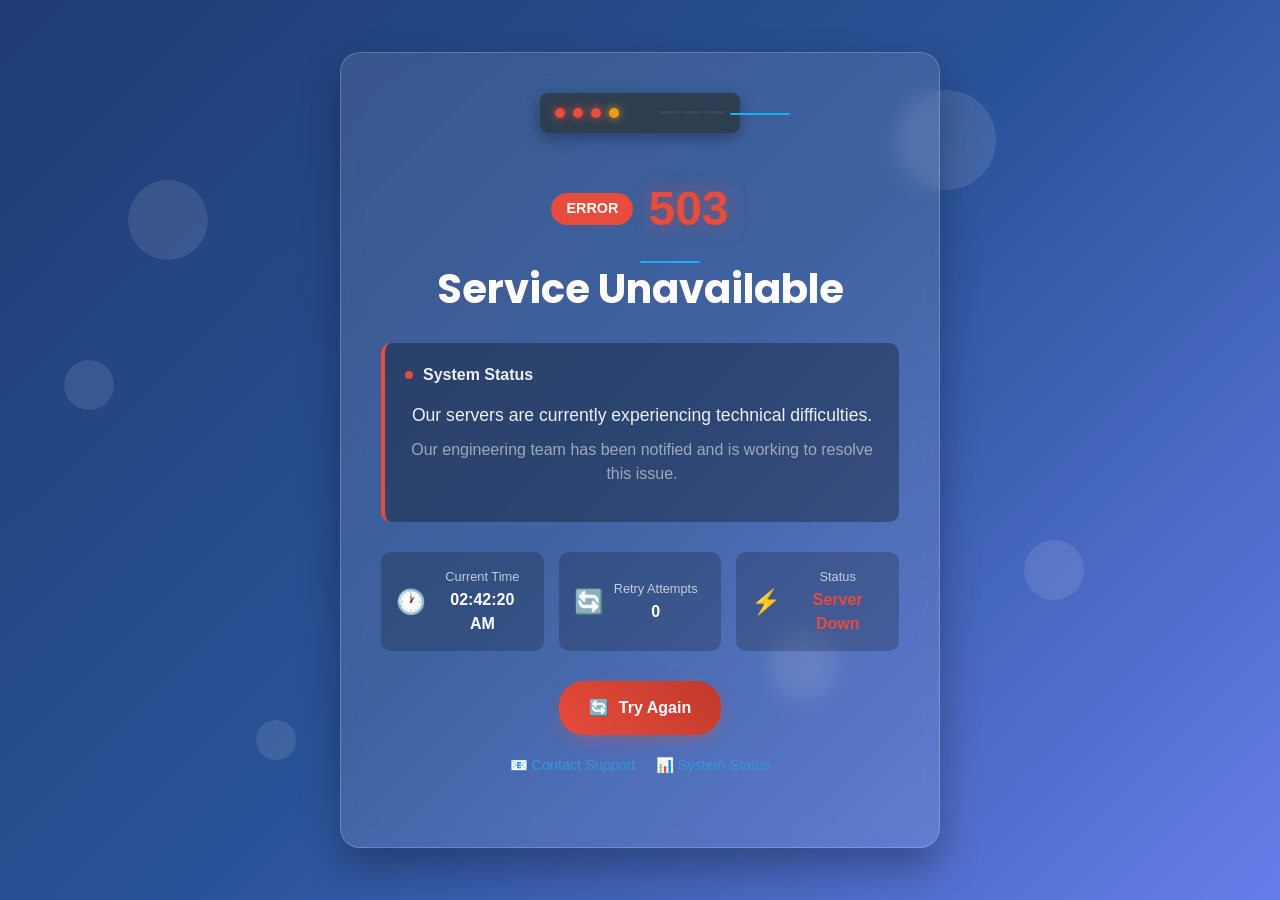
<file: index.html>
<!doctype html><html lang="en"><head><meta charset="utf-8"/><link rel="shortcut icon" href="favicon.ico"/><meta name="viewport" content="width=device-width,initial-scale=1"/><meta name="theme-color" content="#000000"/><meta name="Real Estate Investment For Everyone" content="OXYBRICKS.WORLD"/><link rel="apple-touch-icon" href="favicon.ico"/><title>OXYBRICKS.WORLD</title><link rel="stylesheet" href="https://fonts.googleapis.com/css2?family=Poppins:ital,wght@0,500;0,600;0,700;1,400&display=swap"><link rel="stylesheet" href="https://cdnjs.cloudflare.com/ajax/libs/font-awesome/6.0.0/css/all.min.css"/><script async src="https://www.googletagmanager.com/gtag/js?id=G-WPHZ0SZDFK"></script><script>window.dataLayer = window.dataLayer || [];
  function gtag(){dataLayer.push(arguments);}
  gtag('js', new Date());

  gtag('config', 'G-WPHZ0SZDFK');</script><link rel="icon" href="/favicon.ico"><script defer="defer" src="/js/app.bundle.js"></script></head><body><noscript>You need to enable JavaScript to run this app.</noscript><div id="root"></div></body></html>
</file>
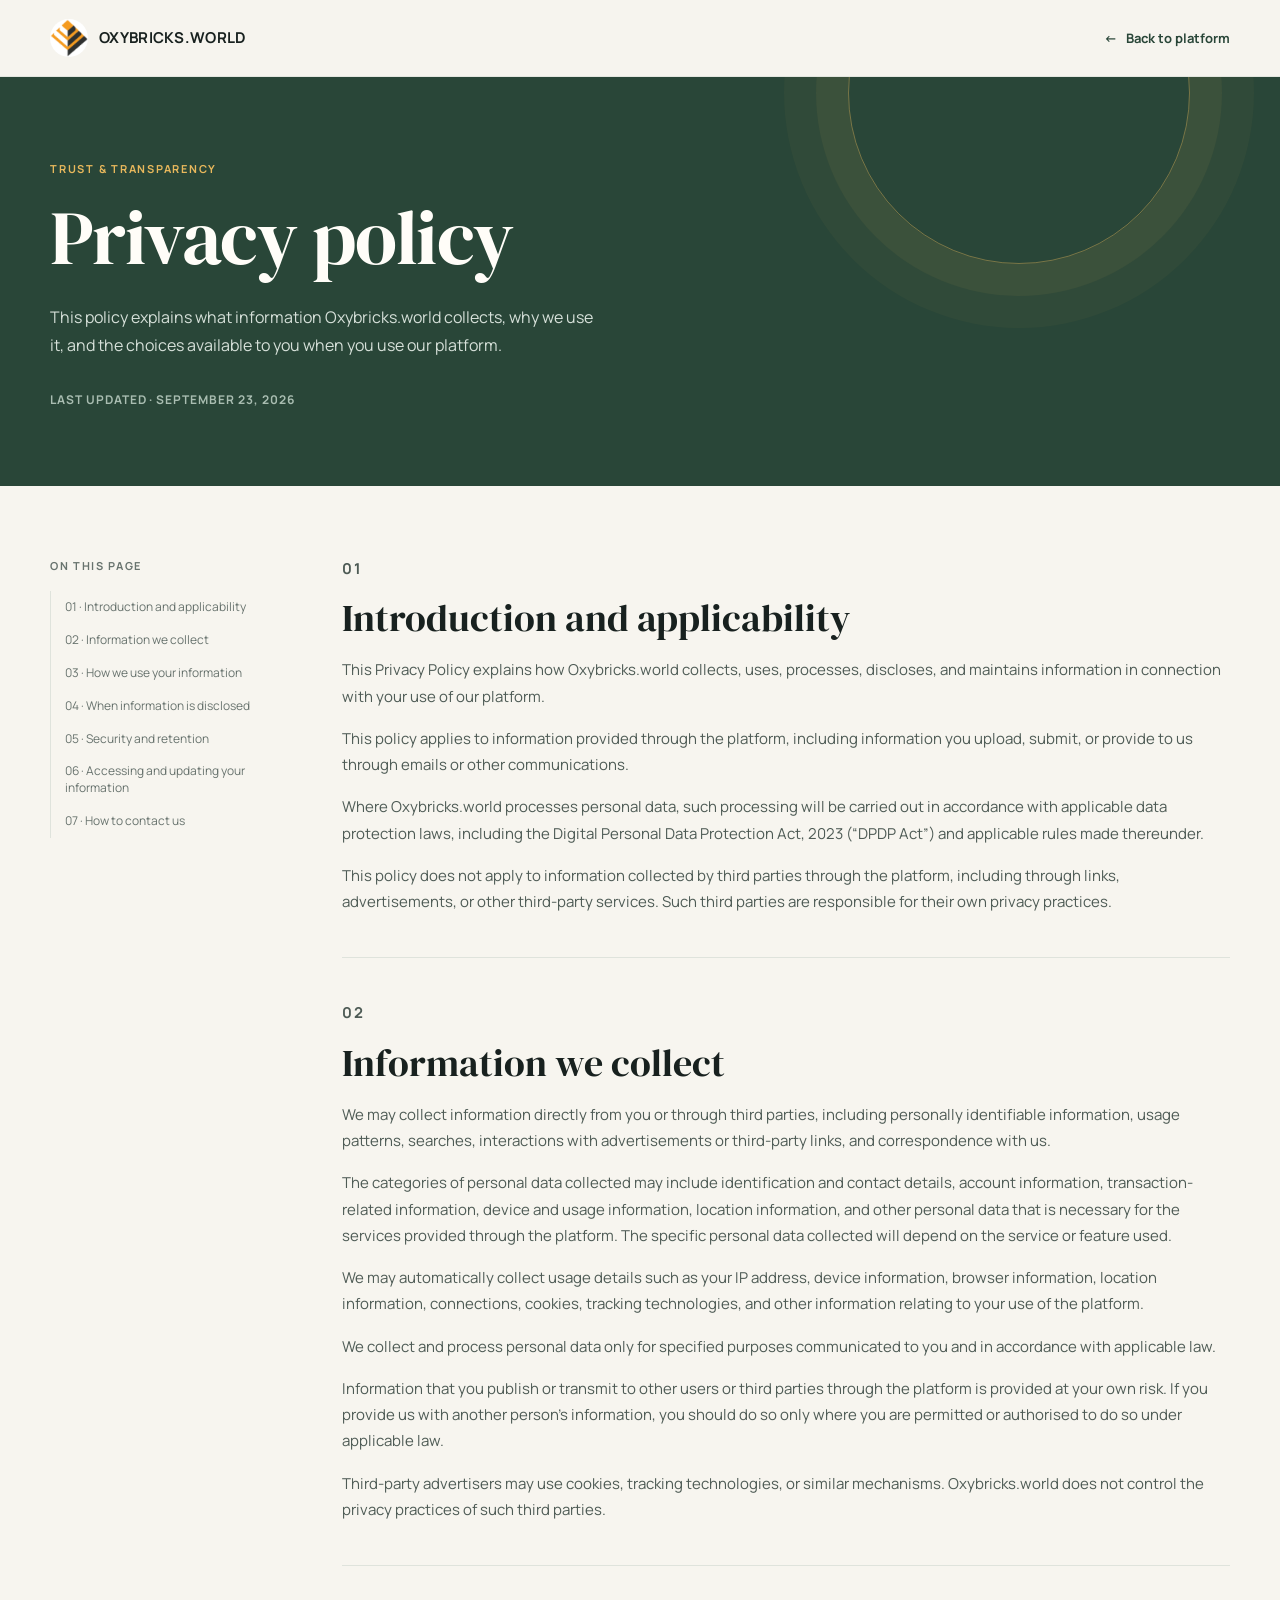
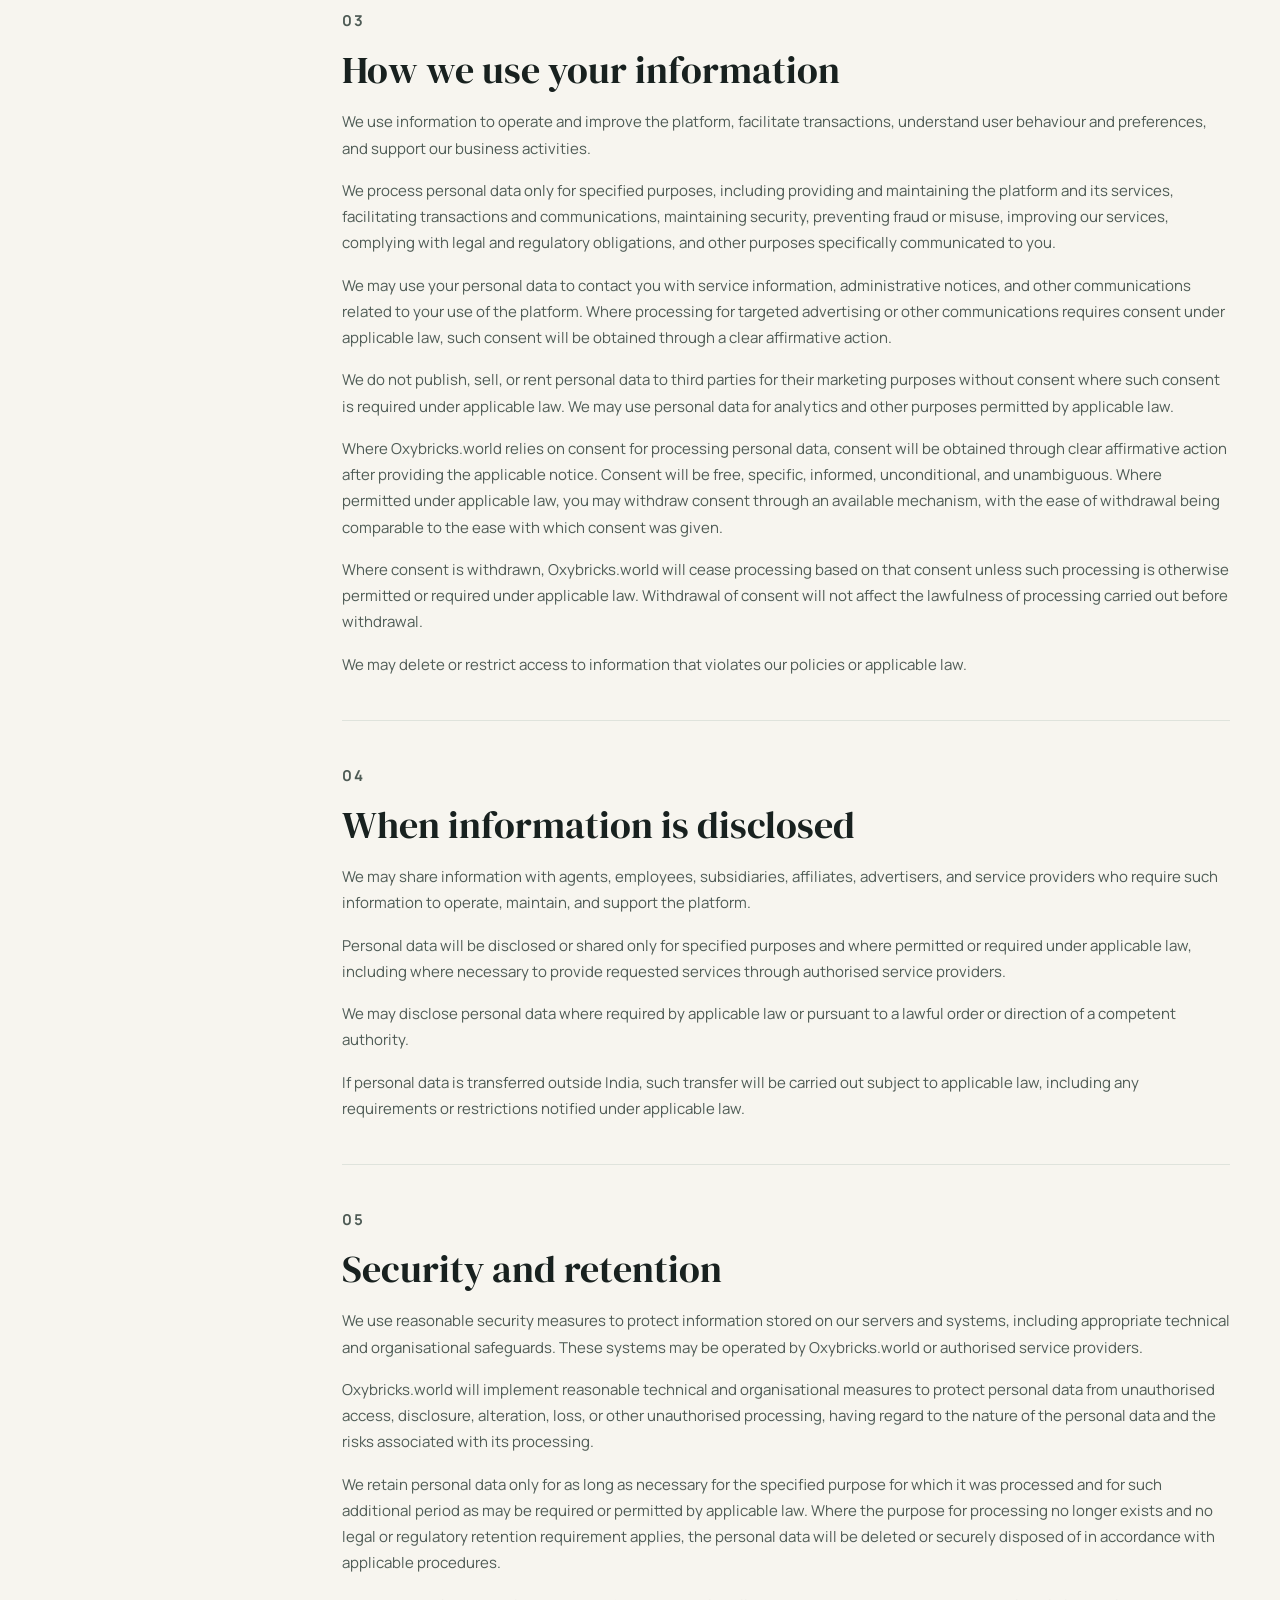
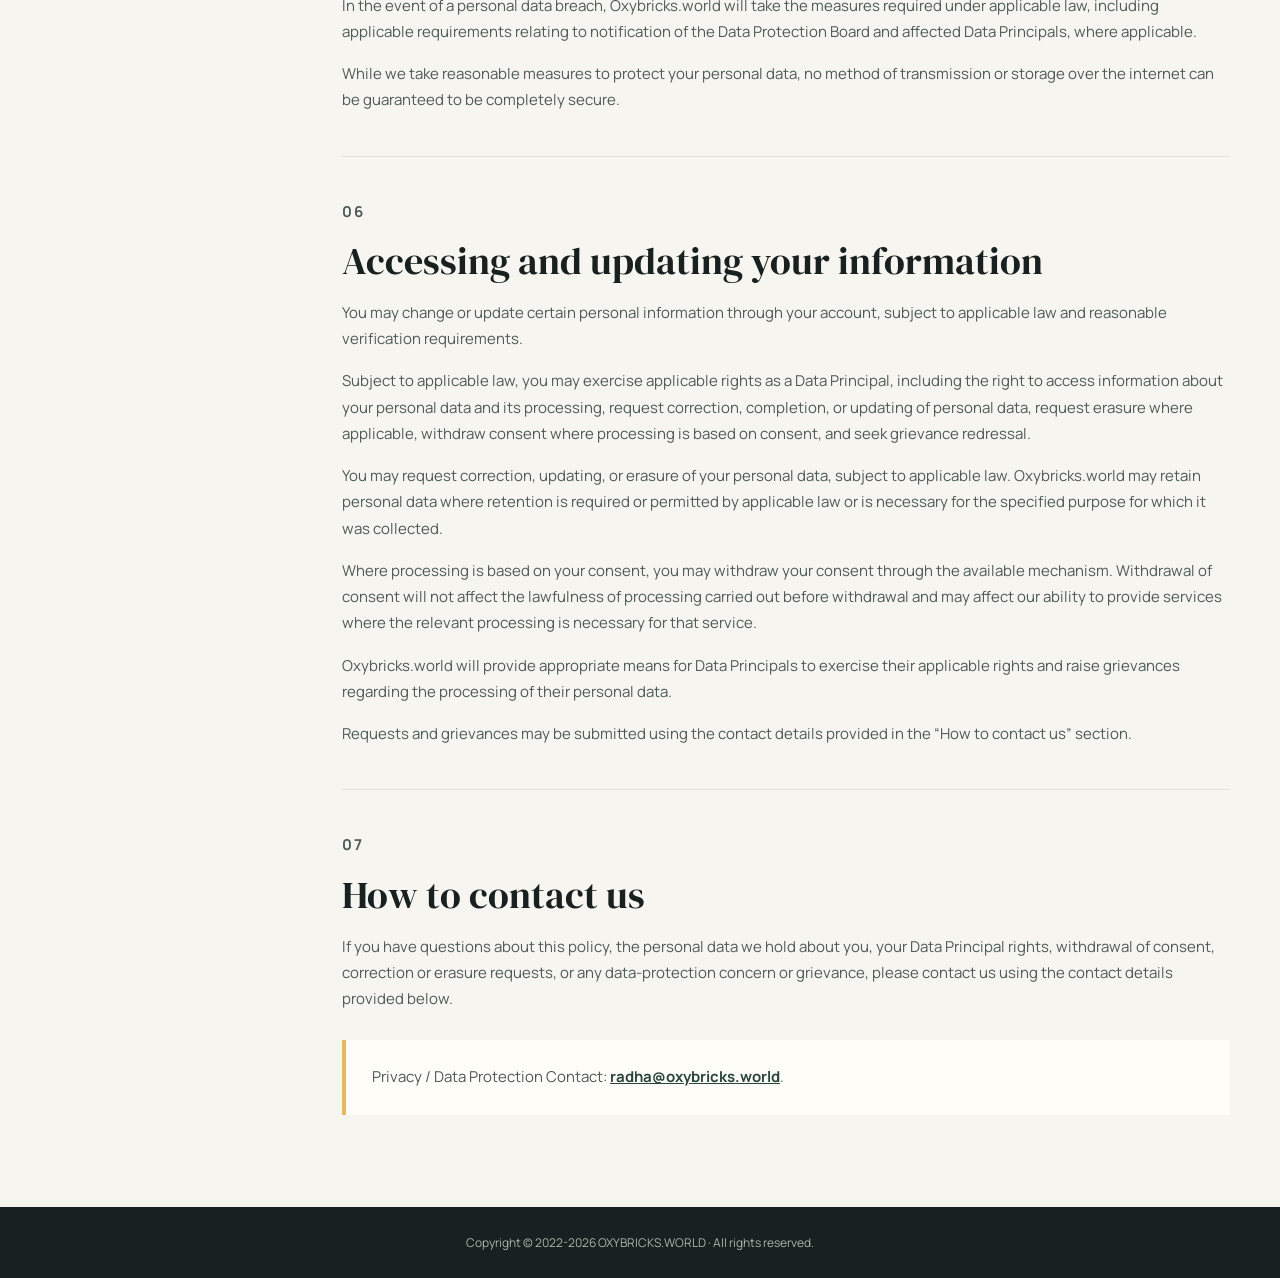
<file: privacy-policy.html>
<!doctype html><html lang="en"><head><meta charset="utf-8"><meta name="viewport" content="width=device-width,initial-scale=1"><meta name="description" content="Privacy policy for the OXYBRICKS.WORLD real-estate platform"><meta name="author" content="OXYBRICKS.WORLD"><title>Privacy Policy | Oxybricks.world</title><link rel="icon" href="favicon.ico" type="image/x-icon"><link rel="preconnect" href="https://fonts.googleapis.com"><link rel="preconnect" href="https://fonts.gstatic.com" crossorigin><link href="https://fonts.googleapis.com/css2?family=DM+Serif+Display&family=Manrope:wght@400;500;600;700&display=swap" rel="stylesheet"><style>:root {
      --ink: #18211f;
      --muted: #68736e;
      --paper: #f7f5ef;
      --card: #fffdf8;
      --line: #dfe3dc;
      --moss: #3f6754;
      --moss-dark: #294638;
      --sun: #e8b85c;
      --serif: "DM Serif Display", Georgia, serif;
      --sans: "Manrope", "Segoe UI", sans-serif;
    }

    * { box-sizing: border-box; }
    html { scroll-behavior: smooth; }
    body {
      margin: 0;
      background: var(--paper);
      color: var(--ink);
      font-family: var(--sans);
      line-height: 1.75;
    }
    a { color: inherit; }
    .site-header {
      border-bottom: 1px solid rgba(223, 227, 220, .8);
      background: rgba(247, 245, 239, .94);
    }
    .header-inner {
      width: min(1180px, calc(100% - 40px));
      min-height: 76px;
      margin: auto;
      display: flex;
      align-items: center;
      justify-content: space-between;
      gap: 24px;
    }
    .brand {
      display: inline-flex;
      align-items: center;
      gap: 11px;
      text-decoration: none;
      font-size: 15px;
      font-weight: 700;
      letter-spacing: .02em;
    }
    .brand img { width: 38px; height: 38px; border-radius: 50%; object-fit: cover; }
    .back-link {
      color: var(--moss-dark);
      font-size: 13px;
      font-weight: 700;
      text-decoration: none;
    }
    .back-link::before { content: "←"; margin-right: 9px; }
    .hero {
      position: relative;
      overflow: hidden;
      background: var(--moss-dark);
      color: #fffdf8;
    }
    .hero::after {
      content: "";
      position: absolute;
      width: 340px;
      height: 340px;
      right: 7%;
      top: -155px;
      border: 1px solid rgba(232, 184, 92, .42);
      border-radius: 50%;
      box-shadow: 0 0 0 32px rgba(232, 184, 92, .06), 0 0 0 64px rgba(232, 184, 92, .04);
    }
    .hero-inner { width: min(1180px, calc(100% - 40px)); margin: auto; padding: 82px 0 76px; position: relative; z-index: 1; }
    .eyebrow { margin: 0 0 18px; color: var(--sun); font-size: 11px; font-weight: 700; letter-spacing: .16em; text-transform: uppercase; }
    h1, h2 { font-family: var(--serif); font-weight: 400; line-height: 1.08; }
    h1 { max-width: 660px; margin: 0; font-size: clamp(44px, 6vw, 78px); letter-spacing: -.02em; }
    .hero-copy { max-width: 550px; margin: 24px 0 0; color: #d6e0d9; font-size: 16px; }
    .updated { margin: 30px 0 0; color: #a9bdb1; font-size: 12px; font-weight: 700; letter-spacing: .08em; text-transform: uppercase; }
    .layout { width: min(1180px, calc(100% - 40px)); margin: 0 auto; padding: 70px 0 92px; display: grid; grid-template-columns: 220px minmax(0, 1fr); gap: 72px; align-items: start; }
    .contents { position: sticky; top: 28px; }
    .contents-label { margin: 0 0 16px; color: var(--muted); font-size: 11px; font-weight: 700; letter-spacing: .15em; text-transform: uppercase; }
    .contents a { display: block; padding: 8px 0 8px 14px; border-left: 1px solid var(--line); color: var(--muted); font-size: 12px; line-height: 1.4; text-decoration: none; }
    .contents a:hover, .contents a:focus { border-color: var(--sun); color: var(--ink); }
    .policy-intro { margin: 0 0 32px; max-width: 720px; color: var(--muted); font-size: 16px; }
    .policy-section { padding: 0 0 42px; margin: 0 0 42px; border-bottom: 1px solid var(--line); scroll-margin-top: 24px; }
    .policy-section:last-child { padding-bottom: 0; margin-bottom: 0; border-bottom: 0; }
    .section-number { margin: 0 0 10px; color: var(--moss); font-size: 12px; font-weight: 700; letter-spacing: .12em; }
    h2 { margin: 0 0 18px; font-size: clamp(28px, 3vw, 38px); }
    .policy-section p { margin: 0 0 16px; color: #4e5b55; font-size: 15px; }
    .policy-section p:last-child { margin-bottom: 0; }
    .policy-section ul { margin: 0; padding: 0; list-style: none; }
    .policy-section li { position: relative; margin: 0 0 14px; padding-left: 24px; color: #4e5b55; font-size: 15px; }
    .policy-section li::before { content: ""; position: absolute; left: 2px; top: .78em; width: 7px; height: 7px; border-radius: 50%; background: var(--sun); }
    .contact-panel { margin-top: 28px; padding: 24px 26px; border-left: 4px solid var(--sun); background: var(--card); }
    .contact-panel p { margin: 0; }
    .contact-panel a { color: var(--moss-dark); font-weight: 700; }
    footer { padding: 25px 20px; background: var(--ink); color: #a9b5ad; text-align: center; font-size: 12px; }
    @media (max-width: 760px) {
      .header-inner, .hero-inner, .layout { width: min(100% - 32px, 620px); }
      .header-inner { min-height: 68px; }
      .back-link { font-size: 0; }
      .back-link::before { font-size: 18px; margin: 0; }
      .hero-inner { padding: 62px 0 58px; }
      .hero::after { right: -190px; }
      .layout { display: block; padding: 48px 0 68px; }
      .contents { position: static; margin-bottom: 44px; padding-bottom: 20px; border-bottom: 1px solid var(--line); }
      .contents a { display: inline-block; width: 50%; border-left: 0; padding: 6px 12px 6px 0; }
      h1 { font-size: 52px; }
    }</style></head><body><header class="site-header"><div class="header-inner"><a class="brand" href="index.html"><img src="favicon.ico" alt="">OXYBRICKS.WORLD</a> <a class="back-link" href="index.html">Back to platform</a></div></header><section class="hero"><div class="hero-inner"><p class="eyebrow">Trust &amp; transparency</p><h1>Privacy policy</h1><p class="hero-copy">This policy explains what information Oxybricks.world collects, why we use it, and the choices available to you when you use our platform.</p><p class="updated">Last updated · September 23, 2026</p></div></section><main class="layout"><nav class="contents" aria-label="Privacy policy sections"><p class="contents-label">On this page</p><a href="#introduction">01 · Introduction and applicability</a> <a href="#collection">02 · Information we collect</a> <a href="#use">03 · How we use your information</a> <a href="#disclosure">04 · When information is disclosed</a> <a href="#security">05 · Security and retention</a> <a href="#access">06 · Accessing and updating your information</a> <a href="#contact">07 · How to contact us</a></nav><article><section class="policy-section" id="introduction"><p class="section-number">01</p><h2>Introduction and applicability</h2><p>This Privacy Policy explains how Oxybricks.world collects, uses, processes, discloses, and maintains information in connection with your use of our platform.</p><p>This policy applies to information provided through the platform, including information you upload, submit, or provide to us through emails or other communications.</p><p>Where Oxybricks.world processes personal data, such processing will be carried out in accordance with applicable data protection laws, including the Digital Personal Data Protection Act, 2023 (“DPDP Act”) and applicable rules made thereunder.</p><p>This policy does not apply to information collected by third parties through the platform, including through links, advertisements, or other third-party services. Such third parties are responsible for their own privacy practices.</p></section><section class="policy-section" id="collection"><p class="section-number">02</p><h2>Information we collect</h2><p>We may collect information directly from you or through third parties, including personally identifiable information, usage patterns, searches, interactions with advertisements or third-party links, and correspondence with us.</p><p>The categories of personal data collected may include identification and contact details, account information, transaction-related information, device and usage information, location information, and other personal data that is necessary for the services provided through the platform. The specific personal data collected will depend on the service or feature used.</p><p>We may automatically collect usage details such as your IP address, device information, browser information, location information, connections, cookies, tracking technologies, and other information relating to your use of the platform.</p><p>We collect and process personal data only for specified purposes communicated to you and in accordance with applicable law.</p><p>Information that you publish or transmit to other users or third parties through the platform is provided at your own risk. If you provide us with another person's information, you should do so only where you are permitted or authorised to do so under applicable law.</p><p>Third-party advertisers may use cookies, tracking technologies, or similar mechanisms. Oxybricks.world does not control the privacy practices of such third parties.</p></section><section class="policy-section" id="use"><p class="section-number">03</p><h2>How we use your information</h2><p>We use information to operate and improve the platform, facilitate transactions, understand user behaviour and preferences, and support our business activities.</p><p>We process personal data only for specified purposes, including providing and maintaining the platform and its services, facilitating transactions and communications, maintaining security, preventing fraud or misuse, improving our services, complying with legal and regulatory obligations, and other purposes specifically communicated to you.</p><p>We may use your personal data to contact you with service information, administrative notices, and other communications related to your use of the platform. Where processing for targeted advertising or other communications requires consent under applicable law, such consent will be obtained through a clear affirmative action.</p><p>We do not publish, sell, or rent personal data to third parties for their marketing purposes without consent where such consent is required under applicable law. We may use personal data for analytics and other purposes permitted by applicable law.</p><p>Where Oxybricks.world relies on consent for processing personal data, consent will be obtained through clear affirmative action after providing the applicable notice. Consent will be free, specific, informed, unconditional, and unambiguous. Where permitted under applicable law, you may withdraw consent through an available mechanism, with the ease of withdrawal being comparable to the ease with which consent was given.</p><p>Where consent is withdrawn, Oxybricks.world will cease processing based on that consent unless such processing is otherwise permitted or required under applicable law. Withdrawal of consent will not affect the lawfulness of processing carried out before withdrawal.</p><p>We may delete or restrict access to information that violates our policies or applicable law.</p></section><section class="policy-section" id="disclosure"><p class="section-number">04</p><h2>When information is disclosed</h2><p>We may share information with agents, employees, subsidiaries, affiliates, advertisers, and service providers who require such information to operate, maintain, and support the platform.</p><p>Personal data will be disclosed or shared only for specified purposes and where permitted or required under applicable law, including where necessary to provide requested services through authorised service providers.</p><p>We may disclose personal data where required by applicable law or pursuant to a lawful order or direction of a competent authority.</p><p>If personal data is transferred outside India, such transfer will be carried out subject to applicable law, including any requirements or restrictions notified under applicable law.</p></section><section class="policy-section" id="security"><p class="section-number">05</p><h2>Security and retention</h2><p>We use reasonable security measures to protect information stored on our servers and systems, including appropriate technical and organisational safeguards. These systems may be operated by Oxybricks.world or authorised service providers.</p><p>Oxybricks.world will implement reasonable technical and organisational measures to protect personal data from unauthorised access, disclosure, alteration, loss, or other unauthorised processing, having regard to the nature of the personal data and the risks associated with its processing.</p><p>We retain personal data only for as long as necessary for the specified purpose for which it was processed and for such additional period as may be required or permitted by applicable law. Where the purpose for processing no longer exists and no legal or regulatory retention requirement applies, the personal data will be deleted or securely disposed of in accordance with applicable procedures.</p><p>In the event of a personal data breach, Oxybricks.world will take the measures required under applicable law, including applicable requirements relating to notification of the Data Protection Board and affected Data Principals, where applicable.</p><p>While we take reasonable measures to protect your personal data, no method of transmission or storage over the internet can be guaranteed to be completely secure.</p></section><section class="policy-section" id="access"><p class="section-number">06</p><h2>Accessing and updating your information</h2><p>You may change or update certain personal information through your account, subject to applicable law and reasonable verification requirements.</p><p>Subject to applicable law, you may exercise applicable rights as a Data Principal, including the right to access information about your personal data and its processing, request correction, completion, or updating of personal data, request erasure where applicable, withdraw consent where processing is based on consent, and seek grievance redressal.</p><p>You may request correction, updating, or erasure of your personal data, subject to applicable law. Oxybricks.world may retain personal data where retention is required or permitted by applicable law or is necessary for the specified purpose for which it was collected.</p><p>Where processing is based on your consent, you may withdraw your consent through the available mechanism. Withdrawal of consent will not affect the lawfulness of processing carried out before withdrawal and may affect our ability to provide services where the relevant processing is necessary for that service.</p><p>Oxybricks.world will provide appropriate means for Data Principals to exercise their applicable rights and raise grievances regarding the processing of their personal data.</p><p>Requests and grievances may be submitted using the contact details provided in the “How to contact us” section.</p></section><section class="policy-section" id="contact"><p class="section-number">07</p><h2>How to contact us</h2><p>If you have questions about this policy, the personal data we hold about you, your Data Principal rights, withdrawal of consent, correction or erasure requests, or any data-protection concern or grievance, please contact us using the contact details provided below.</p><div class="contact-panel"><p>Privacy / Data Protection Contact: <a href="mailto:radha@oxybricks.world">radha@oxybricks.world</a>.</p></div></section></article></main><footer>Copyright &copy; 2022-2026 OXYBRICKS.WORLD · All rights reserved.</footer></body></html>
</file>
